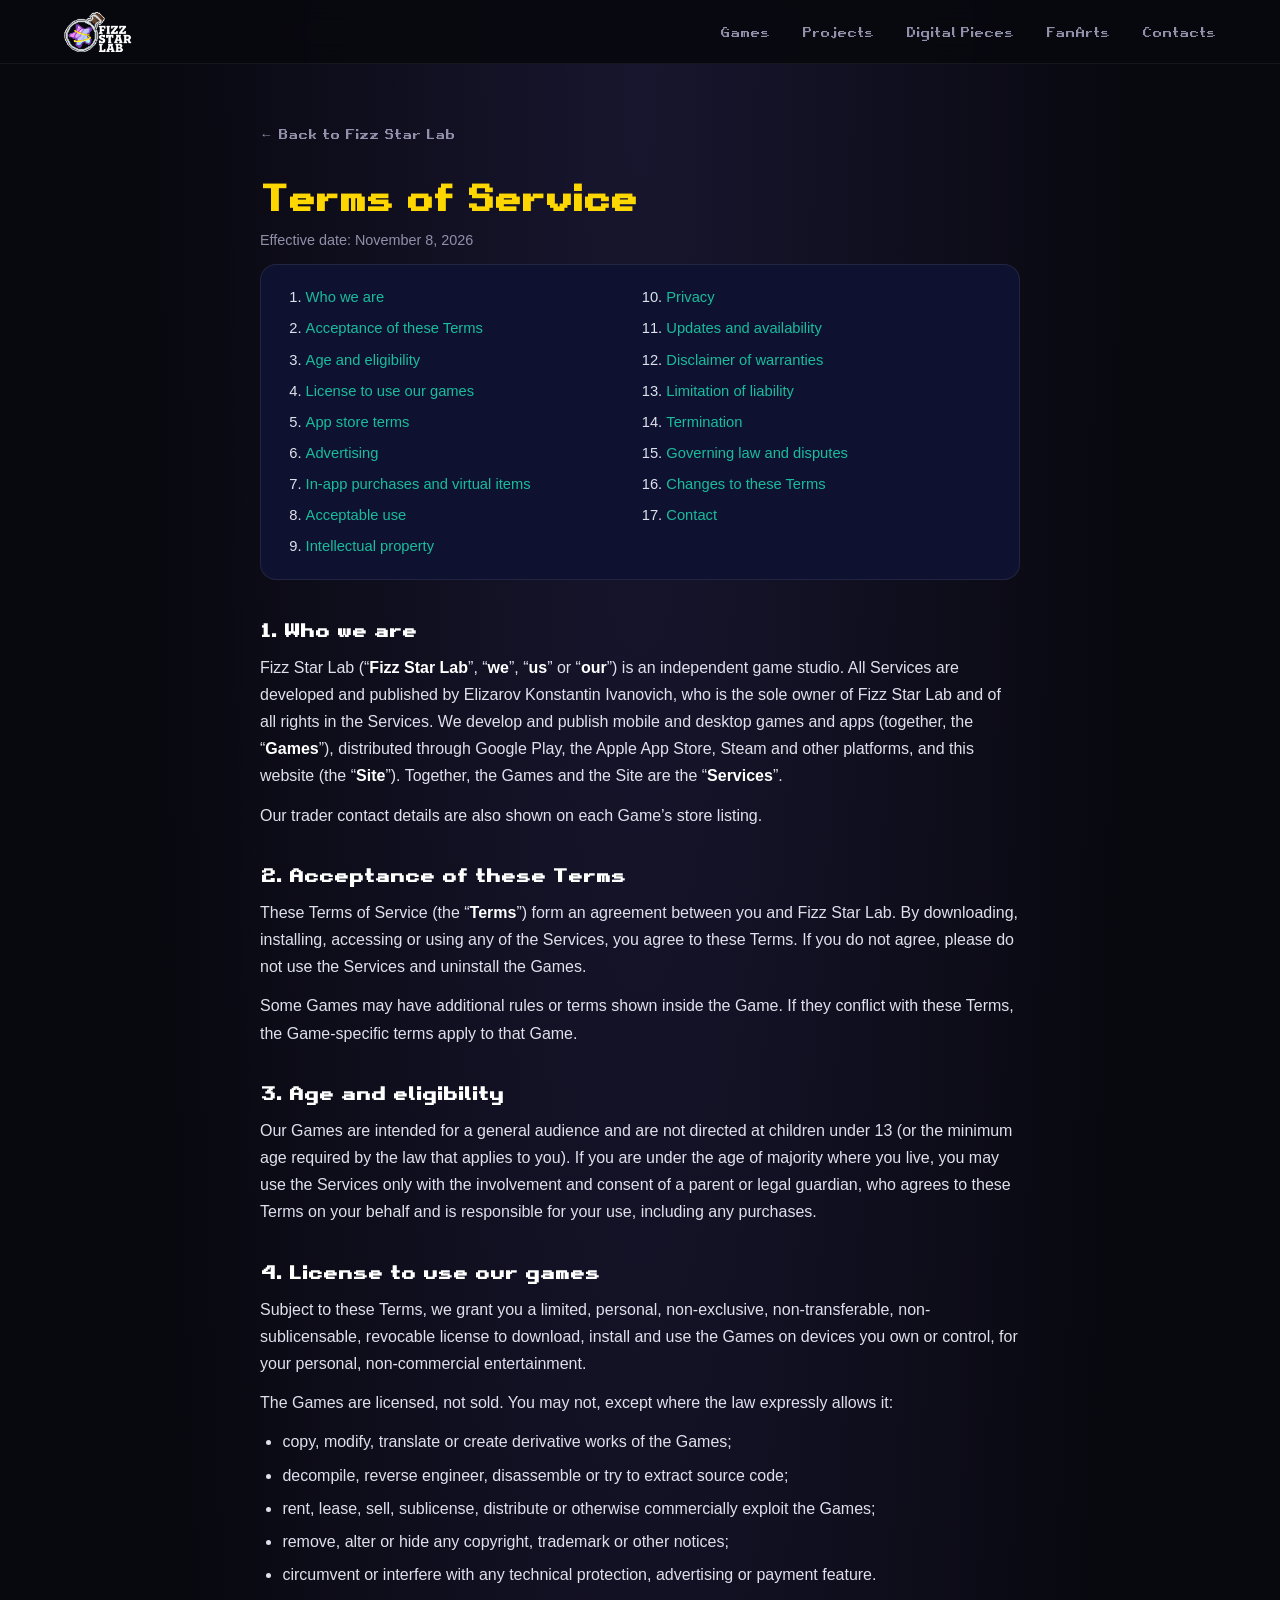
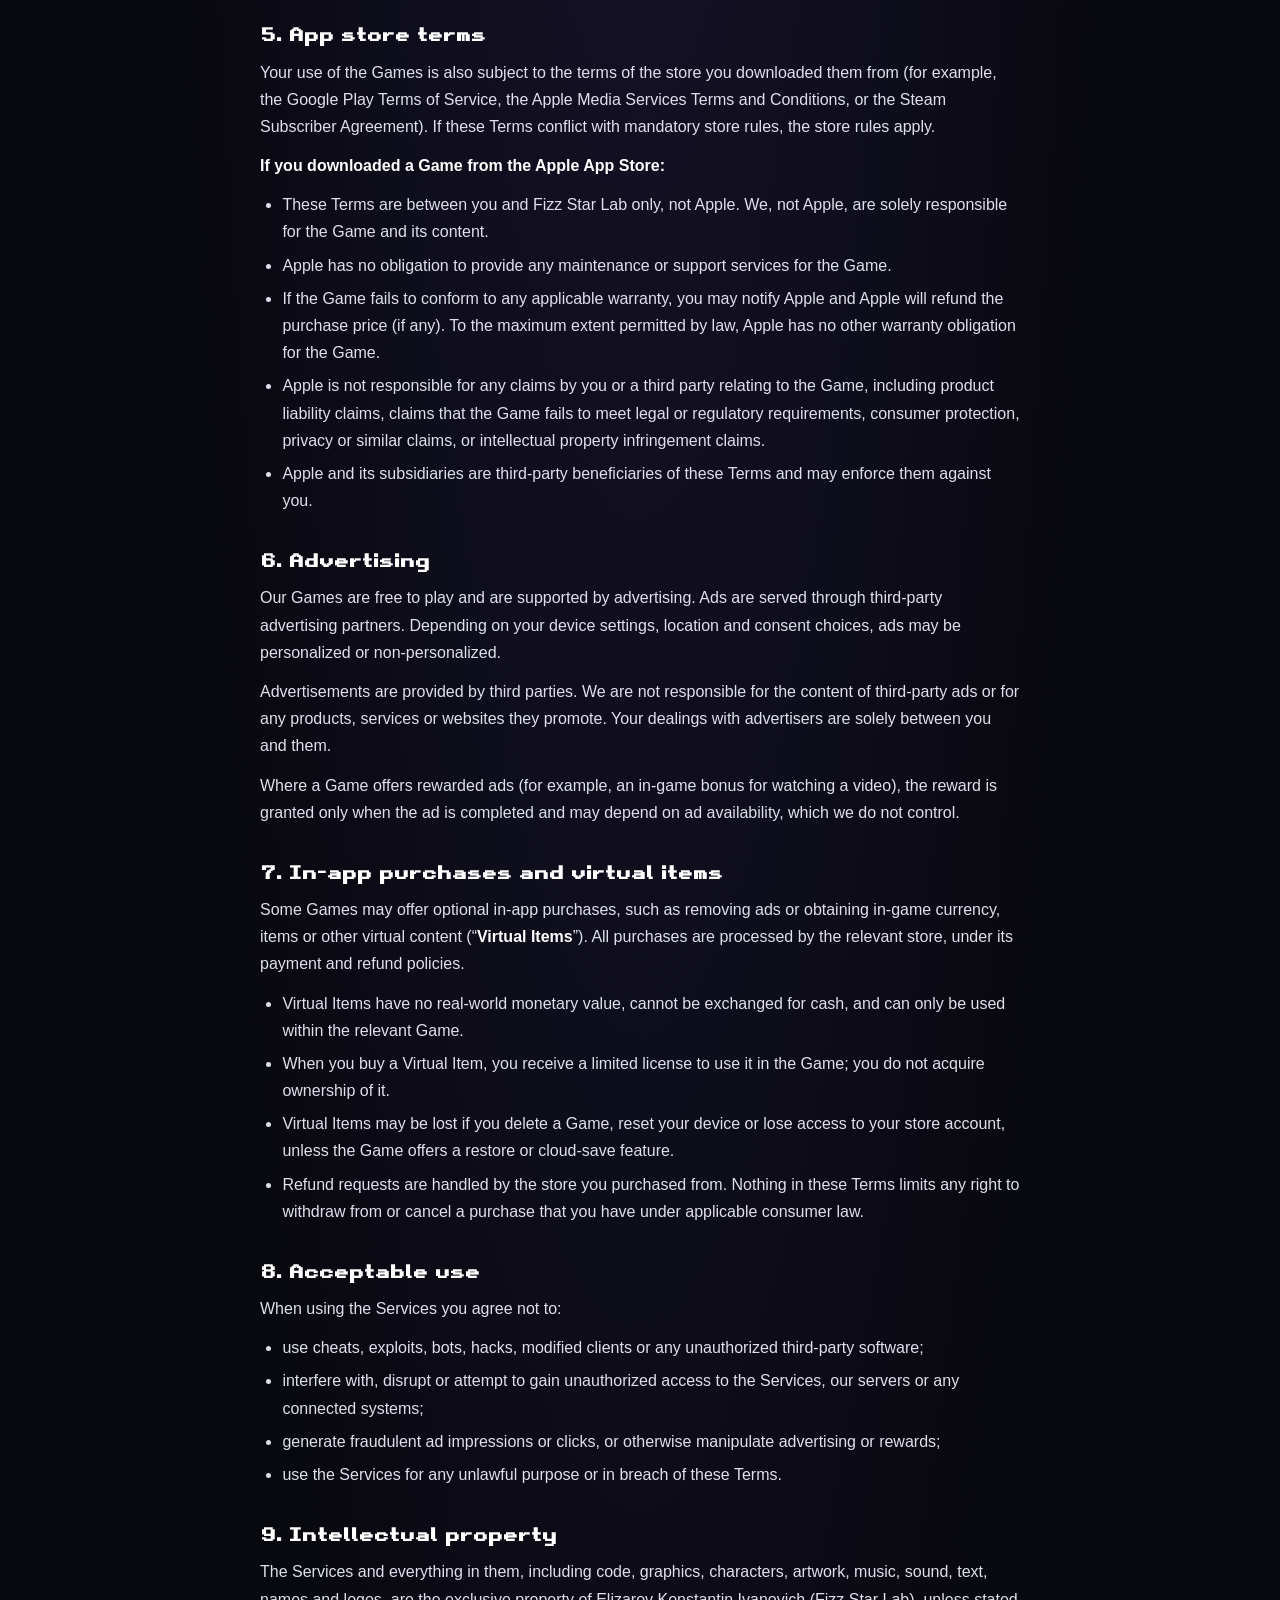
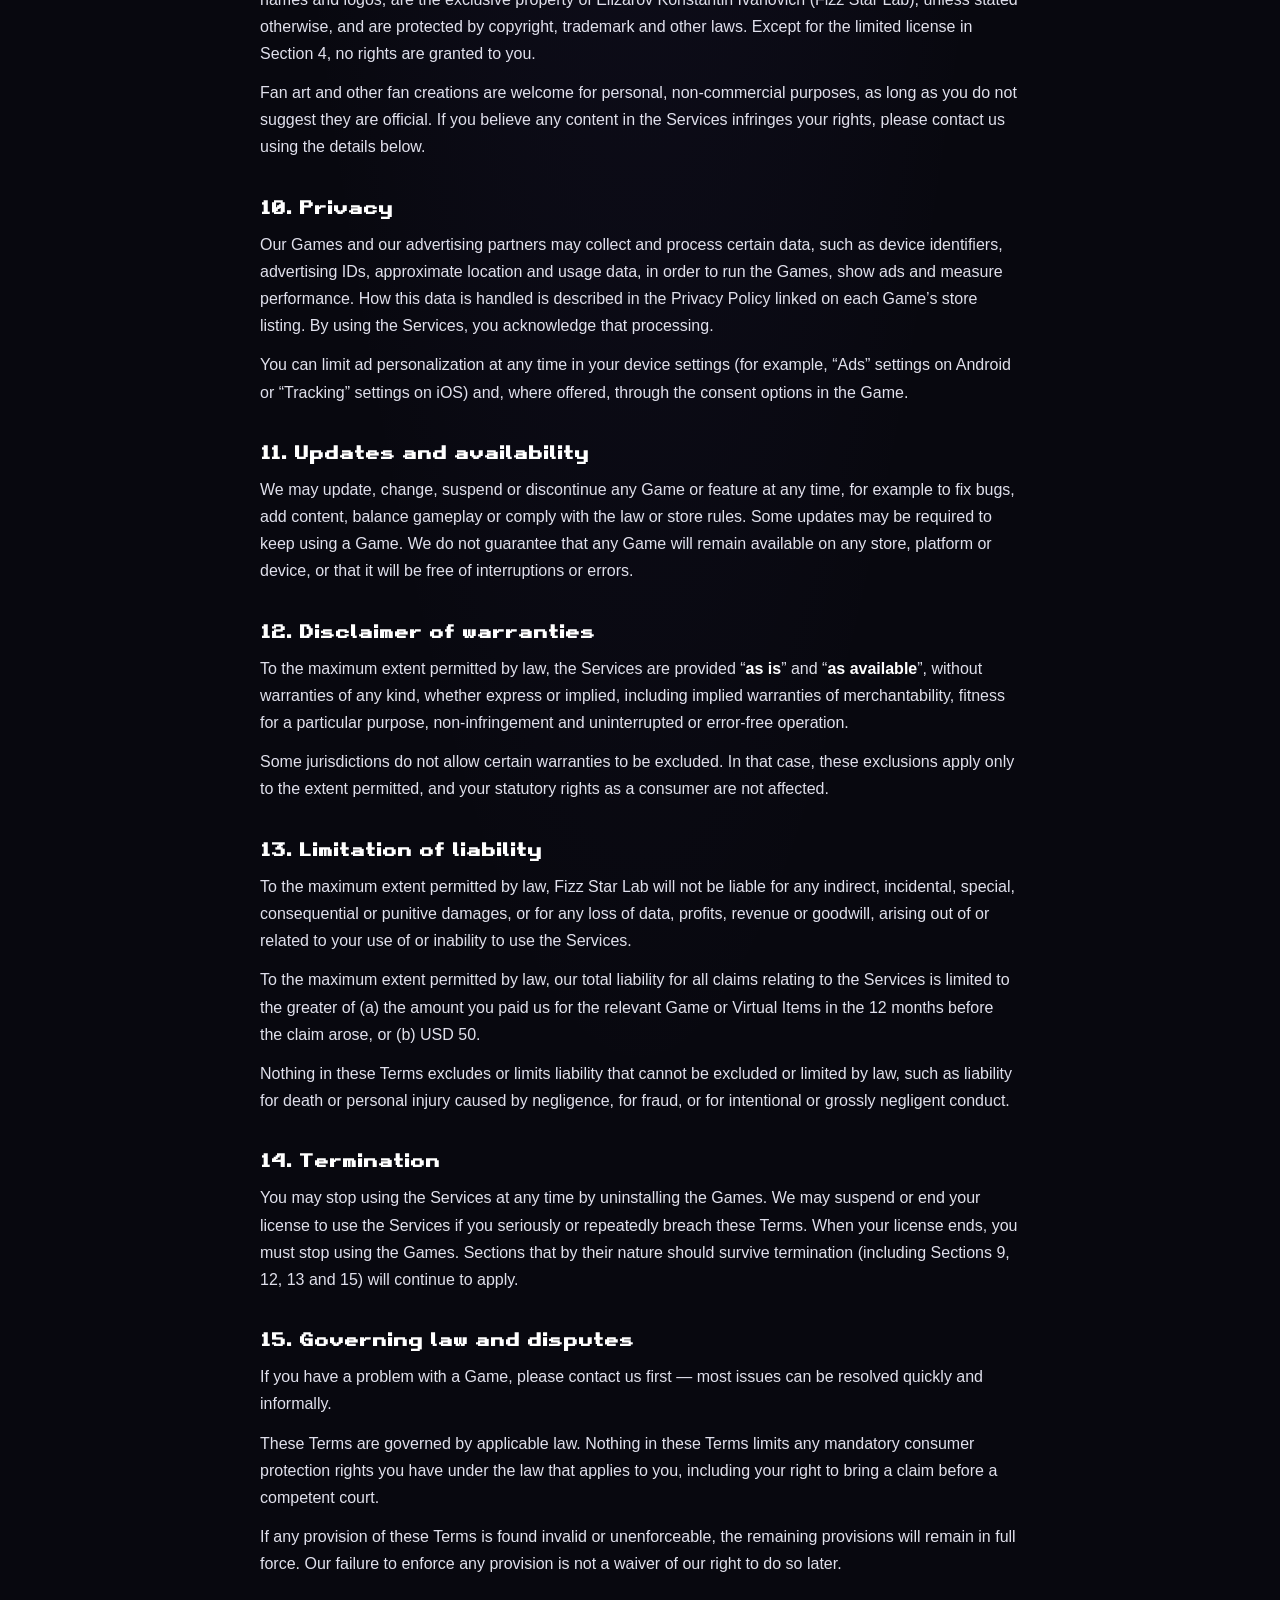
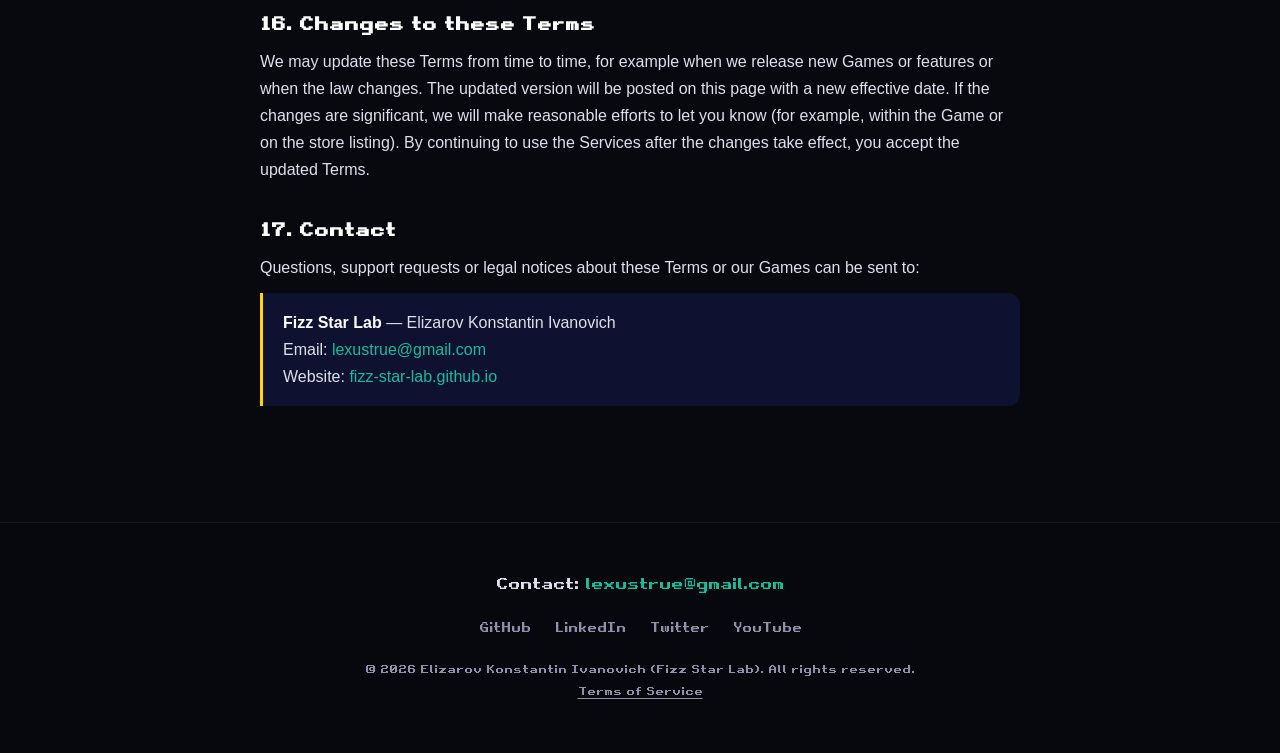
<file: tos.html>
<!DOCTYPE html>
<html lang="en">
<head>
    <meta charset="UTF-8">
    <meta name="viewport" content="width=device-width, initial-scale=1.0">
    <title>Terms of Service — Fizz Star Lab</title>
    <meta name="description" content="Terms of Service for games and apps published by Fizz Star Lab.">
    <meta name="theme-color" content="#08080f">
    <link rel="icon" href="Logo.png">
    <link rel="stylesheet" href="css/variables.css">
    <link rel="stylesheet" href="css/base.css">
    <link rel="stylesheet" href="css/header.css">
    <link rel="stylesheet" href="css/footer.css">
    <link rel="stylesheet" href="css/legal.css">
</head>
<body>

    <!-- Header -->
    <header class="header">
        <div class="header-inner">
            <a href="index.html" class="header-logo">
                <img src="Logo.png" alt="Fizz Star Lab">
            </a>
            <nav>
                <ul class="nav-list" id="nav-list">
                    <li><a href="index.html#games">Games</a></li>
                    <li><a href="index.html#projects">Projects</a></li>
                    <li><a href="index.html#music">Digital Pieces</a></li>
                    <li><a href="index.html#fanarts">FanArts</a></li>
                    <li><a href="#contact">Contacts</a></li>
                </ul>
            </nav>
            <button class="nav-toggle" id="nav-toggle" aria-label="Toggle navigation">
                <span></span>
                <span></span>
                <span></span>
            </button>
        </div>
    </header>

    <main class="legal">
        <article class="legal-inner">
            <a class="legal-back" href="index.html">← Back to Fizz Star Lab</a>

            <h1>Terms of Service</h1>
            <p class="legal-meta">Effective date: November 8, 2026</p>

            <nav class="legal-toc" aria-label="Contents">
                <ol>
                    <li><a href="#who-we-are">Who we are</a></li>
                    <li><a href="#acceptance">Acceptance of these Terms</a></li>
                    <li><a href="#eligibility">Age and eligibility</a></li>
                    <li><a href="#license">License to use our games</a></li>
                    <li><a href="#stores">App store terms</a></li>
                    <li><a href="#ads">Advertising</a></li>
                    <li><a href="#purchases">In-app purchases and virtual items</a></li>
                    <li><a href="#conduct">Acceptable use</a></li>
                    <li><a href="#ip">Intellectual property</a></li>
                    <li><a href="#privacy">Privacy</a></li>
                    <li><a href="#updates">Updates and availability</a></li>
                    <li><a href="#disclaimer">Disclaimer of warranties</a></li>
                    <li><a href="#liability">Limitation of liability</a></li>
                    <li><a href="#termination">Termination</a></li>
                    <li><a href="#law">Governing law and disputes</a></li>
                    <li><a href="#changes">Changes to these Terms</a></li>
                    <li><a href="#contact">Contact</a></li>
                </ol>
            </nav>

            <section id="who-we-are">
                <h2>1. Who we are</h2>
                <p>Fizz Star Lab (“<strong>Fizz Star Lab</strong>”, “<strong>we</strong>”, “<strong>us</strong>” or “<strong>our</strong>”) is an independent game studio. All Services are developed and published by Elizarov Konstantin Ivanovich, who is the sole owner of Fizz Star Lab and of all rights in the Services. We develop and publish mobile and desktop games and apps (together, the “<strong>Games</strong>”), distributed through Google Play, the Apple App Store, Steam and other platforms, and this website (the “<strong>Site</strong>”). Together, the Games and the Site are the “<strong>Services</strong>”.</p>
                <p>Our trader contact details are also shown on each Game’s store listing.</p>
            </section>

            <section id="acceptance">
                <h2>2. Acceptance of these Terms</h2>
                <p>These Terms of Service (the “<strong>Terms</strong>”) form an agreement between you and Fizz Star Lab. By downloading, installing, accessing or using any of the Services, you agree to these Terms. If you do not agree, please do not use the Services and uninstall the Games.</p>
                <p>Some Games may have additional rules or terms shown inside the Game. If they conflict with these Terms, the Game-specific terms apply to that Game.</p>
            </section>

            <section id="eligibility">
                <h2>3. Age and eligibility</h2>
                <p>Our Games are intended for a general audience and are not directed at children under 13 (or the minimum age required by the law that applies to you). If you are under the age of majority where you live, you may use the Services only with the involvement and consent of a parent or legal guardian, who agrees to these Terms on your behalf and is responsible for your use, including any purchases.</p>
            </section>

            <section id="license">
                <h2>4. License to use our games</h2>
                <p>Subject to these Terms, we grant you a limited, personal, non-exclusive, non-transferable, non-sublicensable, revocable license to download, install and use the Games on devices you own or control, for your personal, non-commercial entertainment.</p>
                <p>The Games are licensed, not sold. You may not, except where the law expressly allows it:</p>
                <ul>
                    <li>copy, modify, translate or create derivative works of the Games;</li>
                    <li>decompile, reverse engineer, disassemble or try to extract source code;</li>
                    <li>rent, lease, sell, sublicense, distribute or otherwise commercially exploit the Games;</li>
                    <li>remove, alter or hide any copyright, trademark or other notices;</li>
                    <li>circumvent or interfere with any technical protection, advertising or payment feature.</li>
                </ul>
            </section>

            <section id="stores">
                <h2>5. App store terms</h2>
                <p>Your use of the Games is also subject to the terms of the store you downloaded them from (for example, the Google Play Terms of Service, the Apple Media Services Terms and Conditions, or the Steam Subscriber Agreement). If these Terms conflict with mandatory store rules, the store rules apply.</p>
                <p><strong>If you downloaded a Game from the Apple App Store:</strong></p>
                <ul>
                    <li>These Terms are between you and Fizz Star Lab only, not Apple. We, not Apple, are solely responsible for the Game and its content.</li>
                    <li>Apple has no obligation to provide any maintenance or support services for the Game.</li>
                    <li>If the Game fails to conform to any applicable warranty, you may notify Apple and Apple will refund the purchase price (if any). To the maximum extent permitted by law, Apple has no other warranty obligation for the Game.</li>
                    <li>Apple is not responsible for any claims by you or a third party relating to the Game, including product liability claims, claims that the Game fails to meet legal or regulatory requirements, consumer protection, privacy or similar claims, or intellectual property infringement claims.</li>
                    <li>Apple and its subsidiaries are third-party beneficiaries of these Terms and may enforce them against you.</li>
                </ul>
            </section>

            <section id="ads">
                <h2>6. Advertising</h2>
                <p>Our Games are free to play and are supported by advertising. Ads are served through third-party advertising partners. Depending on your device settings, location and consent choices, ads may be personalized or non-personalized.</p>
                <p>Advertisements are provided by third parties. We are not responsible for the content of third-party ads or for any products, services or websites they promote. Your dealings with advertisers are solely between you and them.</p>
                <p>Where a Game offers rewarded ads (for example, an in-game bonus for watching a video), the reward is granted only when the ad is completed and may depend on ad availability, which we do not control.</p>
            </section>

            <section id="purchases">
                <h2>7. In-app purchases and virtual items</h2>
                <p>Some Games may offer optional in-app purchases, such as removing ads or obtaining in-game currency, items or other virtual content (“<strong>Virtual Items</strong>”). All purchases are processed by the relevant store, under its payment and refund policies.</p>
                <ul>
                    <li>Virtual Items have no real-world monetary value, cannot be exchanged for cash, and can only be used within the relevant Game.</li>
                    <li>When you buy a Virtual Item, you receive a limited license to use it in the Game; you do not acquire ownership of it.</li>
                    <li>Virtual Items may be lost if you delete a Game, reset your device or lose access to your store account, unless the Game offers a restore or cloud-save feature.</li>
                    <li>Refund requests are handled by the store you purchased from. Nothing in these Terms limits any right to withdraw from or cancel a purchase that you have under applicable consumer law.</li>
                </ul>
            </section>

            <section id="conduct">
                <h2>8. Acceptable use</h2>
                <p>When using the Services you agree not to:</p>
                <ul>
                    <li>use cheats, exploits, bots, hacks, modified clients or any unauthorized third-party software;</li>
                    <li>interfere with, disrupt or attempt to gain unauthorized access to the Services, our servers or any connected systems;</li>
                    <li>generate fraudulent ad impressions or clicks, or otherwise manipulate advertising or rewards;</li>
                    <li>use the Services for any unlawful purpose or in breach of these Terms.</li>
                </ul>
            </section>

            <section id="ip">
                <h2>9. Intellectual property</h2>
                <p>The Services and everything in them, including code, graphics, characters, artwork, music, sound, text, names and logos, are the exclusive property of Elizarov Konstantin Ivanovich (Fizz Star Lab), unless stated otherwise, and are protected by copyright, trademark and other laws. Except for the limited license in Section 4, no rights are granted to you.</p>
                <p>Fan art and other fan creations are welcome for personal, non-commercial purposes, as long as you do not suggest they are official. If you believe any content in the Services infringes your rights, please contact us using the details below.</p>
            </section>

            <section id="privacy">
                <h2>10. Privacy</h2>
                <p>Our Games and our advertising partners may collect and process certain data, such as device identifiers, advertising IDs, approximate location and usage data, in order to run the Games, show ads and measure performance. How this data is handled is described in the Privacy Policy linked on each Game’s store listing. By using the Services, you acknowledge that processing.</p>
                <p>You can limit ad personalization at any time in your device settings (for example, “Ads” settings on Android or “Tracking” settings on iOS) and, where offered, through the consent options in the Game.</p>
            </section>

            <section id="updates">
                <h2>11. Updates and availability</h2>
                <p>We may update, change, suspend or discontinue any Game or feature at any time, for example to fix bugs, add content, balance gameplay or comply with the law or store rules. Some updates may be required to keep using a Game. We do not guarantee that any Game will remain available on any store, platform or device, or that it will be free of interruptions or errors.</p>
            </section>

            <section id="disclaimer">
                <h2>12. Disclaimer of warranties</h2>
                <p>To the maximum extent permitted by law, the Services are provided “<strong>as is</strong>” and “<strong>as available</strong>”, without warranties of any kind, whether express or implied, including implied warranties of merchantability, fitness for a particular purpose, non-infringement and uninterrupted or error-free operation.</p>
                <p>Some jurisdictions do not allow certain warranties to be excluded. In that case, these exclusions apply only to the extent permitted, and your statutory rights as a consumer are not affected.</p>
            </section>

            <section id="liability">
                <h2>13. Limitation of liability</h2>
                <p>To the maximum extent permitted by law, Fizz Star Lab will not be liable for any indirect, incidental, special, consequential or punitive damages, or for any loss of data, profits, revenue or goodwill, arising out of or related to your use of or inability to use the Services.</p>
                <p>To the maximum extent permitted by law, our total liability for all claims relating to the Services is limited to the greater of (a) the amount you paid us for the relevant Game or Virtual Items in the 12 months before the claim arose, or (b) USD 50.</p>
                <p>Nothing in these Terms excludes or limits liability that cannot be excluded or limited by law, such as liability for death or personal injury caused by negligence, for fraud, or for intentional or grossly negligent conduct.</p>
            </section>

            <section id="termination">
                <h2>14. Termination</h2>
                <p>You may stop using the Services at any time by uninstalling the Games. We may suspend or end your license to use the Services if you seriously or repeatedly breach these Terms. When your license ends, you must stop using the Games. Sections that by their nature should survive termination (including Sections 9, 12, 13 and 15) will continue to apply.</p>
            </section>

            <section id="law">
                <h2>15. Governing law and disputes</h2>
                <p>If you have a problem with a Game, please contact us first — most issues can be resolved quickly and informally.</p>
                <p>These Terms are governed by applicable law. Nothing in these Terms limits any mandatory consumer protection rights you have under the law that applies to you, including your right to bring a claim before a competent court.</p>
                <p>If any provision of these Terms is found invalid or unenforceable, the remaining provisions will remain in full force. Our failure to enforce any provision is not a waiver of our right to do so later.</p>
            </section>

            <section id="changes">
                <h2>16. Changes to these Terms</h2>
                <p>We may update these Terms from time to time, for example when we release new Games or features or when the law changes. The updated version will be posted on this page with a new effective date. If the changes are significant, we will make reasonable efforts to let you know (for example, within the Game or on the store listing). By continuing to use the Services after the changes take effect, you accept the updated Terms.</p>
            </section>

            <section id="contact">
                <h2>17. Contact</h2>
                <p>Questions, support requests or legal notices about these Terms or our Games can be sent to:</p>
                <p class="legal-contact">
                    <strong>Fizz Star Lab</strong> — Elizarov Konstantin Ivanovich<br>
                    Email: <a href="mailto:lexustrue@gmail.com">lexustrue@gmail.com</a><br>
                    Website: <a href="https://fizz-star-lab.github.io/">fizz-star-lab.github.io</a>
                </p>
            </section>
        </article>
    </main>

    <!-- Footer -->
    <footer class="footer">
        <div class="footer-inner">
            <div class="footer-contact">
                <p>Contact: <a href="mailto:lexustrue@gmail.com">lexustrue@gmail.com</a></p>
            </div>
            <div class="footer-social">
                <a href="https://github.com/lexuslight" target="_blank">GitHub</a>
                <a href="https://www.linkedin.com/in/konstantin-elizaroff-511846232/" target="_blank">LinkedIn</a>
                <a href="https://x.com/lexus_light" target="_blank">Twitter</a>
                <a href="https://www.youtube.com/@TheRealLexusLight" target="_blank">YouTube</a>
            </div>
            <div class="footer-copy">
                <p>&copy; 2026 Elizarov Konstantin Ivanovich (Fizz Star Lab). All rights reserved.</p>
                <p><a class="footer-legal" href="tos.html">Terms of Service</a></p>
            </div>
        </div>
    </footer>

    <script src="js/main.js"></script>

</body>
</html>
</file>
<file: css/variables.css>
:root {
    /* Background colors */
    --bg-primary: #08080f;
    --bg-surface-1: #0e1230;
    --bg-surface-2: #141838;
    --bg-surface-3: #1a1d45;
    --bg-surface-4: #1f2350;

    /* Translucent surfaces (let the cosmic canvas show through) */
    --bg-primary-t: rgba(8, 8, 15, 0.86);
    --bg-surface-1-t: rgba(14, 18, 48, 0.82);
    --bg-surface-2-t: rgba(20, 24, 56, 0.78);
    --bg-surface-3-t: rgba(26, 29, 69, 0.75);

    /* Accent colors */
    --accent-gold: #ffd700;
    --accent-gold-dim: rgba(255, 215, 0, 0.1);
    --accent-gold-border: rgba(255, 215, 0, 0.25);
    --accent-violet: #7b68ee;

    /* Text colors */
    --text-primary: #e0e0ec;
    --text-secondary: #9090aa;
    --text-white: #ffffff;
    --text-link: #1abc9c;

    /* Typography */
    --font-primary: 'RetroGaming', sans-serif;

    /* Layout */
    --max-width: 1200px;
    --header-height: 64px;
    --section-padding: 80px 24px;
    --section-padding-mobile: 48px 16px;

    /* Transitions */
    --transition-fast: 0.2s ease;
    --transition-base: 0.3s ease;

    /* Borders & Shadows */
    --radius-md: 12px;
    --radius-lg: 16px;
    --shadow-card: 0 4px 16px rgba(0, 0, 0, 0.4);
    --shadow-card-hover: 0 8px 32px rgba(0, 0, 0, 0.5);
}
</file>
<file: css/base.css>
@font-face {
    font-family: 'RetroGaming';
    src: url('../Retro Gaming.ttf') format('truetype');
    font-weight: normal;
    font-style: normal;
    font-display: swap;
}

*,
*::before,
*::after {
    margin: 0;
    padding: 0;
    box-sizing: border-box;
}

html {
    scroll-behavior: smooth;
    scroll-padding-top: var(--header-height);
}

body {
    font-family: var(--font-primary);
    line-height: 1.6;
    color: var(--text-primary);
    background: var(--bg-primary);
}

img {
    max-width: 100%;
    height: auto;
    display: block;
}

a {
    color: inherit;
    text-decoration: none;
}

ul {
    list-style: none;
}

h1, h2, h3 {
    line-height: 1.2;
    color: var(--text-white);
}

.section-inner {
    max-width: var(--max-width);
    margin: 0 auto;
}

.section-title {
    font-size: 2em;
    color: var(--accent-gold);
    margin-bottom: 16px;
    text-align: center;
}

.section-subtitle {
    font-size: 1.1em;
    color: var(--text-secondary);
    text-align: center;
    max-width: 640px;
    margin: 0 auto 48px;
}

.card {
    background: var(--bg-surface-2);
    border: 1px solid rgba(255, 255, 255, 0.05);
    border-radius: var(--radius-md);
    padding: 24px;
    transition: transform var(--transition-base), box-shadow var(--transition-base);
}

.card:hover {
    transform: translateY(-4px);
    box-shadow: var(--shadow-card-hover);
}

/* ── Back to Top (mobile only) ── */
.back-to-top {
    display: none;
    position: fixed;
    right: 20px;
    bottom: 20px;
    z-index: 90;
    width: 48px;
    height: 48px;
    align-items: center;
    justify-content: center;
    border-radius: 50%;
    border: 1px solid var(--accent-gold-border);
    background: rgba(8, 8, 15, 0.85);
    backdrop-filter: blur(8px);
    -webkit-backdrop-filter: blur(8px);
    color: var(--accent-gold);
    font-size: 1.3em;
    font-family: var(--font-primary);
    cursor: pointer;
    opacity: 0;
    pointer-events: none;
    transform: translateY(8px);
    transition: opacity var(--transition-base), transform var(--transition-base);
}

@media (max-width: 768px) {
    .back-to-top {
        display: flex;
    }

    .back-to-top.visible {
        opacity: 1;
        pointer-events: auto;
        transform: translateY(0);
    }
}

@media (prefers-reduced-motion: reduce) {
    .back-to-top {
        transition: none;
    }
}

.visually-hidden {
    position: absolute;
    width: 1px;
    height: 1px;
    overflow: hidden;
    clip: rect(0, 0, 0, 0);
    white-space: nowrap;
}
</file>
<file: css/header.css>
/* ── Sticky Header ── */
.header {
    position: sticky;
    top: 0;
    z-index: 100;
    height: var(--header-height);
    background: rgba(8, 8, 15, 0.92);
    backdrop-filter: blur(12px);
    -webkit-backdrop-filter: blur(12px);
    border-bottom: 1px solid rgba(255, 255, 255, 0.06);
}

.header-inner {
    max-width: var(--max-width);
    margin: 0 auto;
    height: 100%;
    display: flex;
    align-items: center;
    justify-content: space-between;
    padding: 0 24px;
}

/* Logo */
.header-logo img {
    height: 40px;
    width: auto;
}

/* Navigation */
.nav-list {
    display: flex;
    gap: 32px;
}

.nav-list a {
    font-size: 0.75em;
    color: var(--text-secondary);
    transition: color var(--transition-fast);
    white-space: nowrap;
}

.nav-list a:hover {
    color: var(--accent-gold);
}

/* Mobile toggle */
.nav-toggle {
    display: none;
    background: none;
    border: none;
    cursor: pointer;
    padding: 10px;
    flex-direction: column;
    justify-content: center;
    gap: 5px;
    min-width: 44px;
    min-height: 44px;
}

.nav-toggle span {
    display: block;
    width: 24px;
    height: 2px;
    background: var(--text-primary);
    border-radius: 2px;
    transition: transform var(--transition-base), opacity var(--transition-base);
}

/* Mobile toggle active state */
.nav-toggle.active span:nth-child(1) {
    transform: translateY(7px) rotate(45deg);
}

.nav-toggle.active span:nth-child(2) {
    opacity: 0;
}

.nav-toggle.active span:nth-child(3) {
    transform: translateY(-7px) rotate(-45deg);
}

/* ── Responsive ── */
/* On narrow screens there's no expanding menu anymore — just the logo
   up top and a "back to top" button (see base.css .back-to-top). */
@media (max-width: 768px) {
    .nav-toggle,
    .nav-list {
        display: none;
    }
}

/* ── Small phones ── */
@media (max-width: 380px) {
    .header-inner {
        padding: 0 16px;
    }

    .header-logo img {
        height: 32px;
    }
}
</file>
<file: css/footer.css>
/* ── Footer ── */
.footer {
    padding: 48px 24px;
    background: var(--bg-primary-t);
    border-top: 1px solid rgba(255, 255, 255, 0.06);
    text-align: center;
}

.footer-inner {
    max-width: var(--max-width);
    margin: 0 auto;
}

.footer-contact {
    margin-bottom: 20px;
}

.footer-contact a {
    color: var(--text-link);
    transition: color var(--transition-fast);
}

.footer-contact a:hover {
    color: var(--text-white);
}

.footer-social {
    display: flex;
    justify-content: center;
    gap: 24px;
    margin-bottom: 24px;
}

.footer-social a {
    font-size: 0.8em;
    color: var(--text-secondary);
    transition: color var(--transition-fast);
}

.footer-social a:hover {
    color: var(--accent-gold);
}

.footer-copy {
    font-size: 0.7em;
    color: var(--text-secondary);
}

.footer-copy p {
    margin-bottom: 4px;
}

/* ── Responsive ── */
@media (max-width: 768px) {
    .footer {
        padding: 32px 16px;
    }

    .footer-social {
        flex-wrap: wrap;
        gap: 16px;
    }
}

.footer-legal {
    color: var(--text-secondary);
    text-decoration: underline;
    text-underline-offset: 3px;
    transition: color var(--transition-fast);
}

.footer-legal:hover {
    color: var(--accent-gold);
}
</file>
<file: css/legal.css>
/* ── Legal pages (terms.html) ──
   Long-form reading page: narrow column, calm type, no animated background.
   The retro display font is kept for headings only — body copy uses a
   system font so pages of legal text stay readable. */
body {
    background:
        radial-gradient(ellipse at 50% 0%, rgba(123, 104, 238, 0.14) 0%, transparent 55%),
        var(--bg-primary);
}

.legal {
    padding: 56px 24px 80px;
}

.legal-inner {
    max-width: 760px;
    margin: 0 auto;
    font-family: -apple-system, BlinkMacSystemFont, "Segoe UI", Roboto, Helvetica, Arial, sans-serif;
    font-size: 1rem;
    line-height: 1.7;
    color: var(--text-primary);
}

.legal-back {
    display: inline-block;
    margin-bottom: 32px;
    font-family: var(--font-primary);
    font-size: 0.8em;
    color: var(--text-secondary);
    transition: color var(--transition-fast);
}

.legal-back:hover {
    color: var(--accent-gold);
}

.legal h1 {
    font-family: var(--font-primary);
    font-size: 2.2em;
    color: var(--accent-gold);
    margin-bottom: 8px;
}

.legal-meta {
    color: var(--text-secondary);
    font-size: 0.9em;
    margin-bottom: 32px;
}

.legal-toc {
    background: var(--bg-surface-1);
    border: 1px solid rgba(255, 255, 255, 0.08);
    border-radius: var(--radius-lg);
    padding: 20px 24px;
    margin-bottom: 40px;
}

.legal-toc ol {
    list-style: decimal;
    padding-left: 1.4em;
    columns: 2;
    column-gap: 32px;
    font-size: 0.92em;
}

.legal-toc li {
    break-inside: avoid;
    margin-bottom: 4px;
}

.legal-toc a,
.legal section a {
    color: var(--text-link);
    transition: color var(--transition-fast);
}

.legal-toc a:hover,
.legal section a:hover {
    color: var(--text-white);
}

.legal section {
    margin-bottom: 36px;
    scroll-margin-top: calc(var(--header-height) + 16px);
}

.legal h2 {
    font-family: var(--font-primary);
    font-size: 1.15em;
    color: var(--text-white);
    margin-bottom: 12px;
}

.legal p {
    margin-bottom: 12px;
}

.legal ul {
    list-style: disc;
    padding-left: 1.4em;
    margin-bottom: 12px;
}

.legal li {
    margin-bottom: 6px;
}

.legal strong {
    color: var(--text-white);
}

.legal-contact {
    background: var(--bg-surface-1);
    border-left: 3px solid var(--accent-gold);
    border-radius: 0 var(--radius-md) var(--radius-md) 0;
    padding: 16px 20px;
}

@media (max-width: 768px) {
    .legal {
        padding: 40px 16px 56px;
    }

    .legal h1 {
        font-size: 1.6em;
    }

    .legal-toc ol {
        columns: 1;
    }
}
</file>
